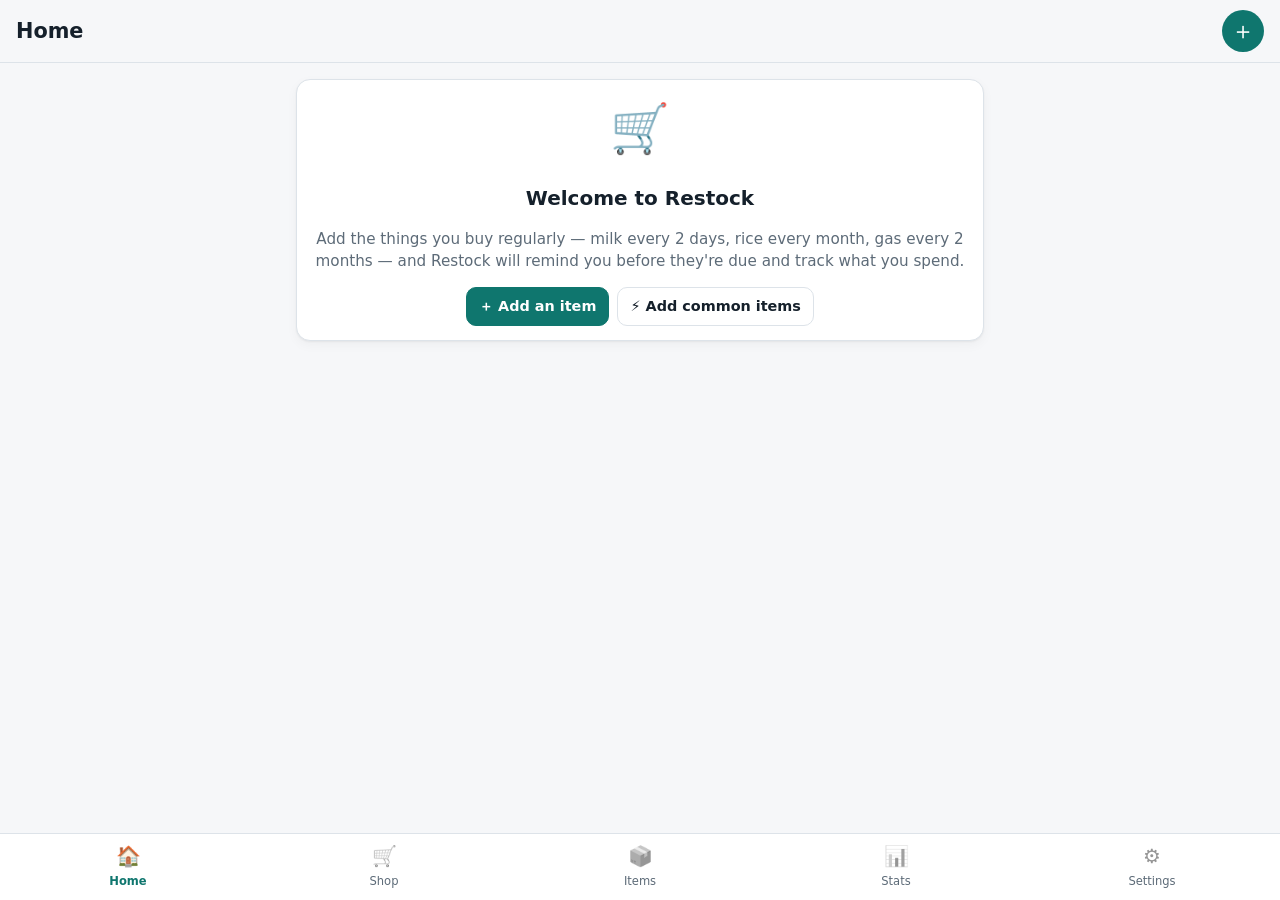
<file: index.html>
<!doctype html>
<html lang="en">
<head>
  <meta charset="utf-8">
  <meta name="viewport" content="width=device-width, initial-scale=1, viewport-fit=cover">
  <title>Restock — Expenses & Reminders</title>
  <meta name="description" content="Track recurring purchases, get reminded before you run out, and keep your monthly spending in check.">
  <meta name="theme-color" content="#0f766e">
  <link rel="manifest" href="manifest.webmanifest">
  <link rel="icon" href="icon.svg" type="image/svg+xml">
  <link rel="apple-touch-icon" href="icon.svg">
  <meta name="apple-mobile-web-app-capable" content="yes">
  <meta name="apple-mobile-web-app-status-bar-style" content="default">
  <link rel="stylesheet" href="styles.css">
</head>
<body>
  <header class="topbar">
    <h1 id="page-title">Home</h1>
    <button class="icon-btn" id="add-btn" aria-label="Add item">＋</button>
  </header>

  <main id="view" tabindex="-1"></main>

  <nav class="tabs" aria-label="Main">
    <button data-tab="home" class="active"><span>🏠</span>Home</button>
    <button data-tab="shop"><span>🛒</span>Shop</button>
    <button data-tab="items"><span>📦</span>Items</button>
    <button data-tab="stats"><span>📊</span>Stats</button>
    <button data-tab="settings"><span>⚙️</span>Settings</button>
  </nav>

  <dialog id="modal"><form method="dialog" id="modal-form"></form></dialog>
  <div id="toast" role="status" aria-live="polite"></div>

  <script src="app.js"></script>
</body>
</html>
</file>
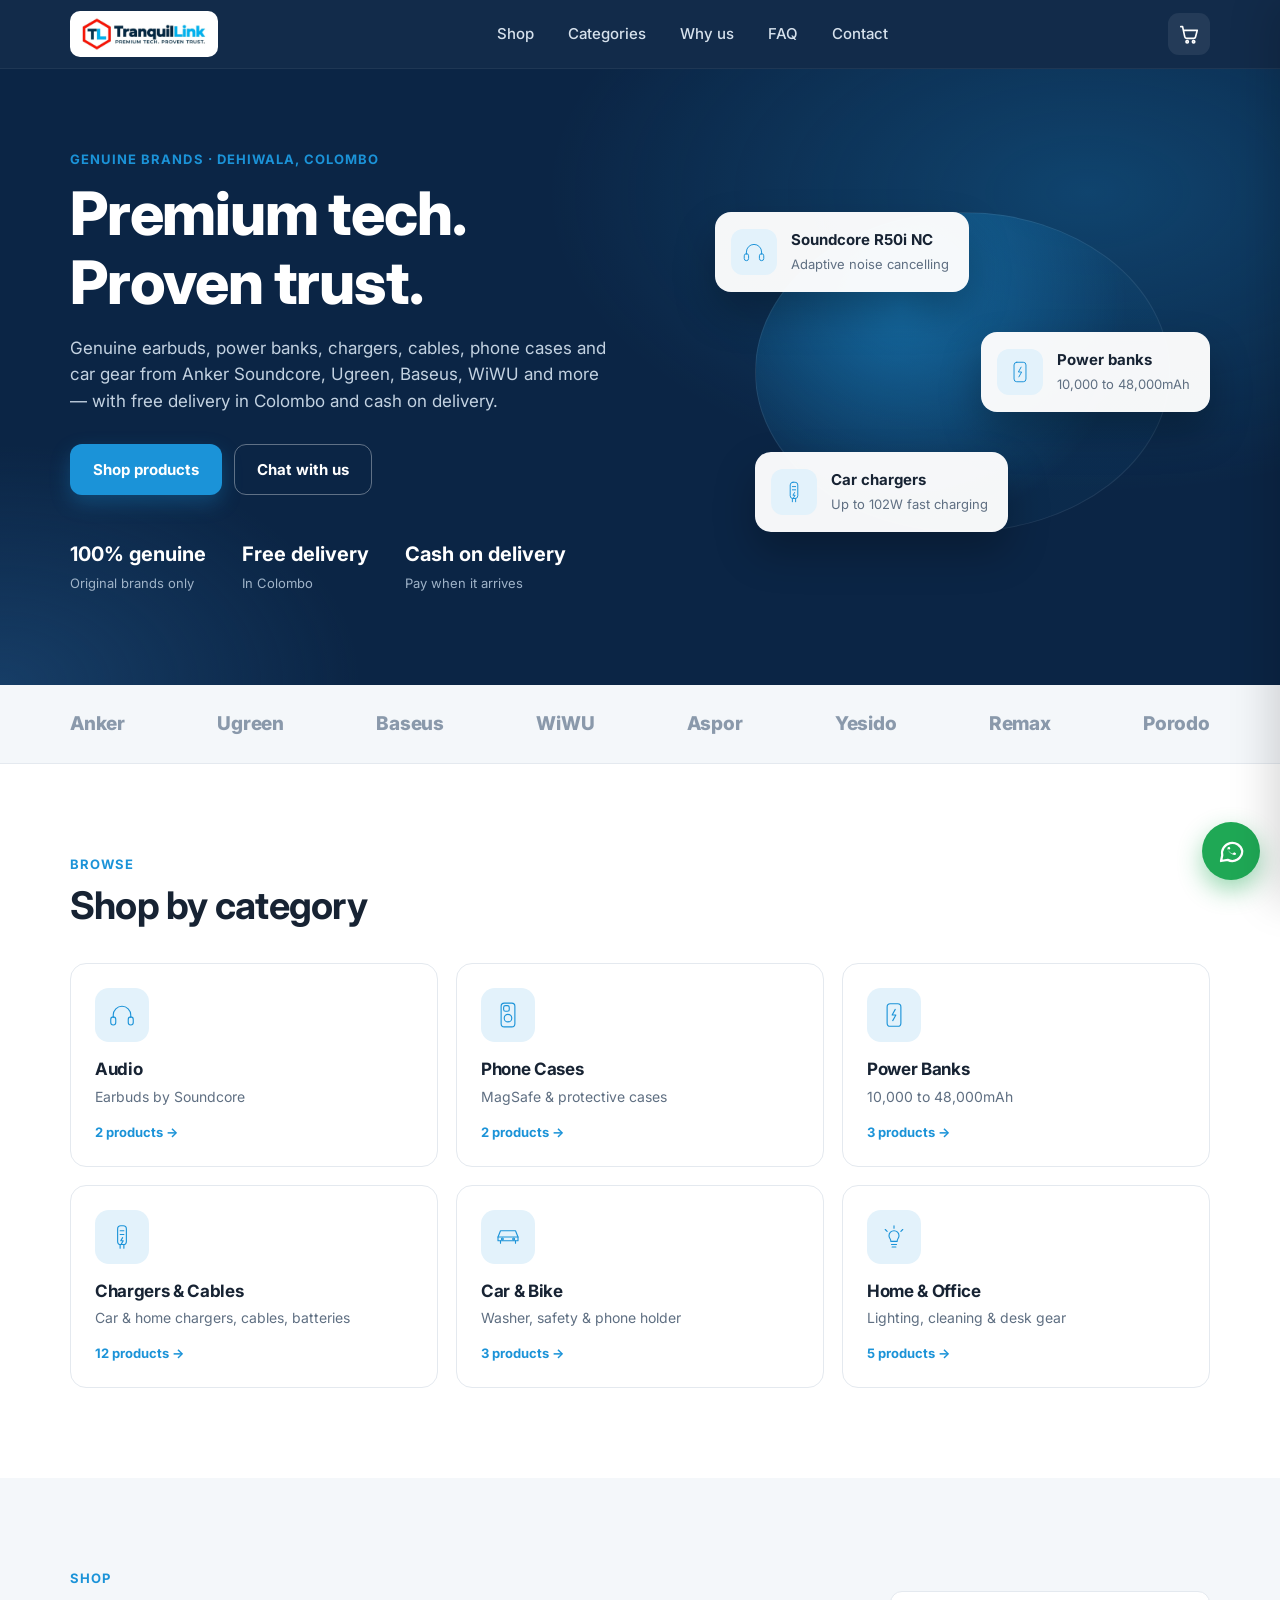
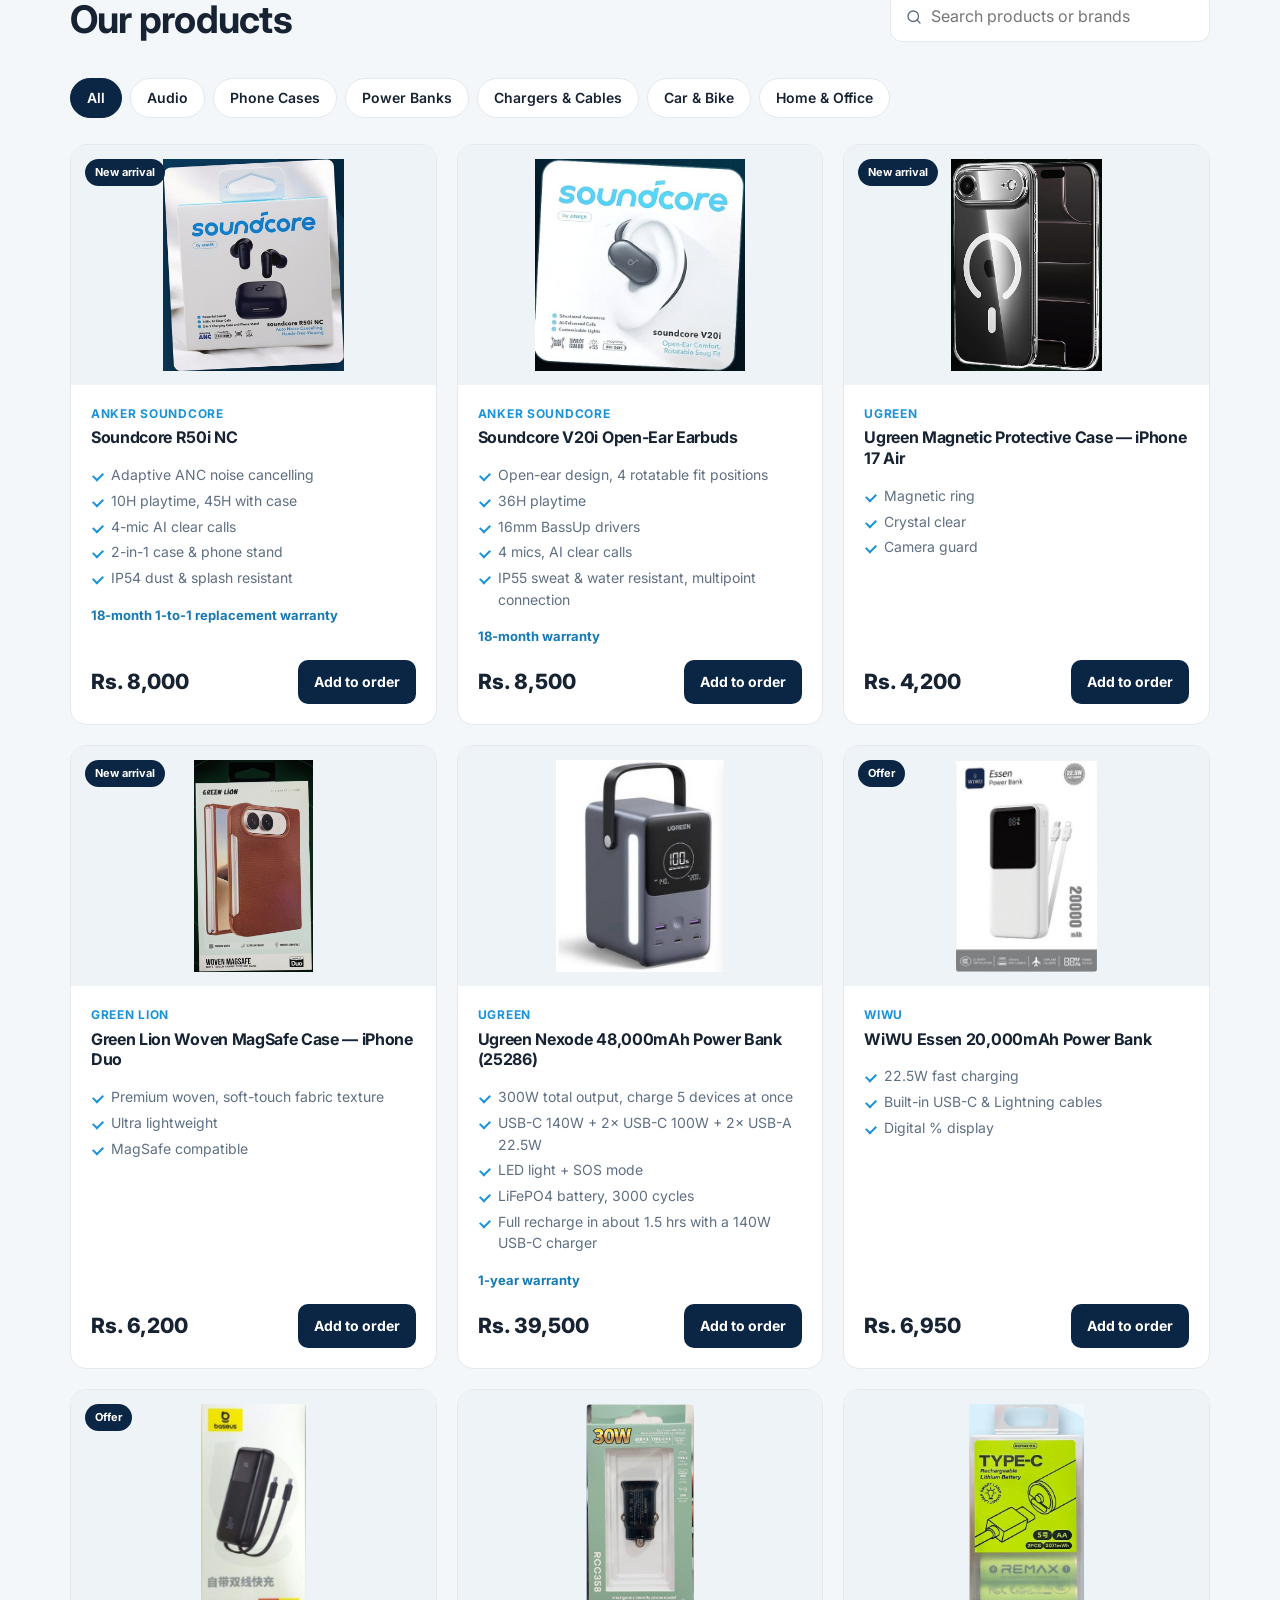
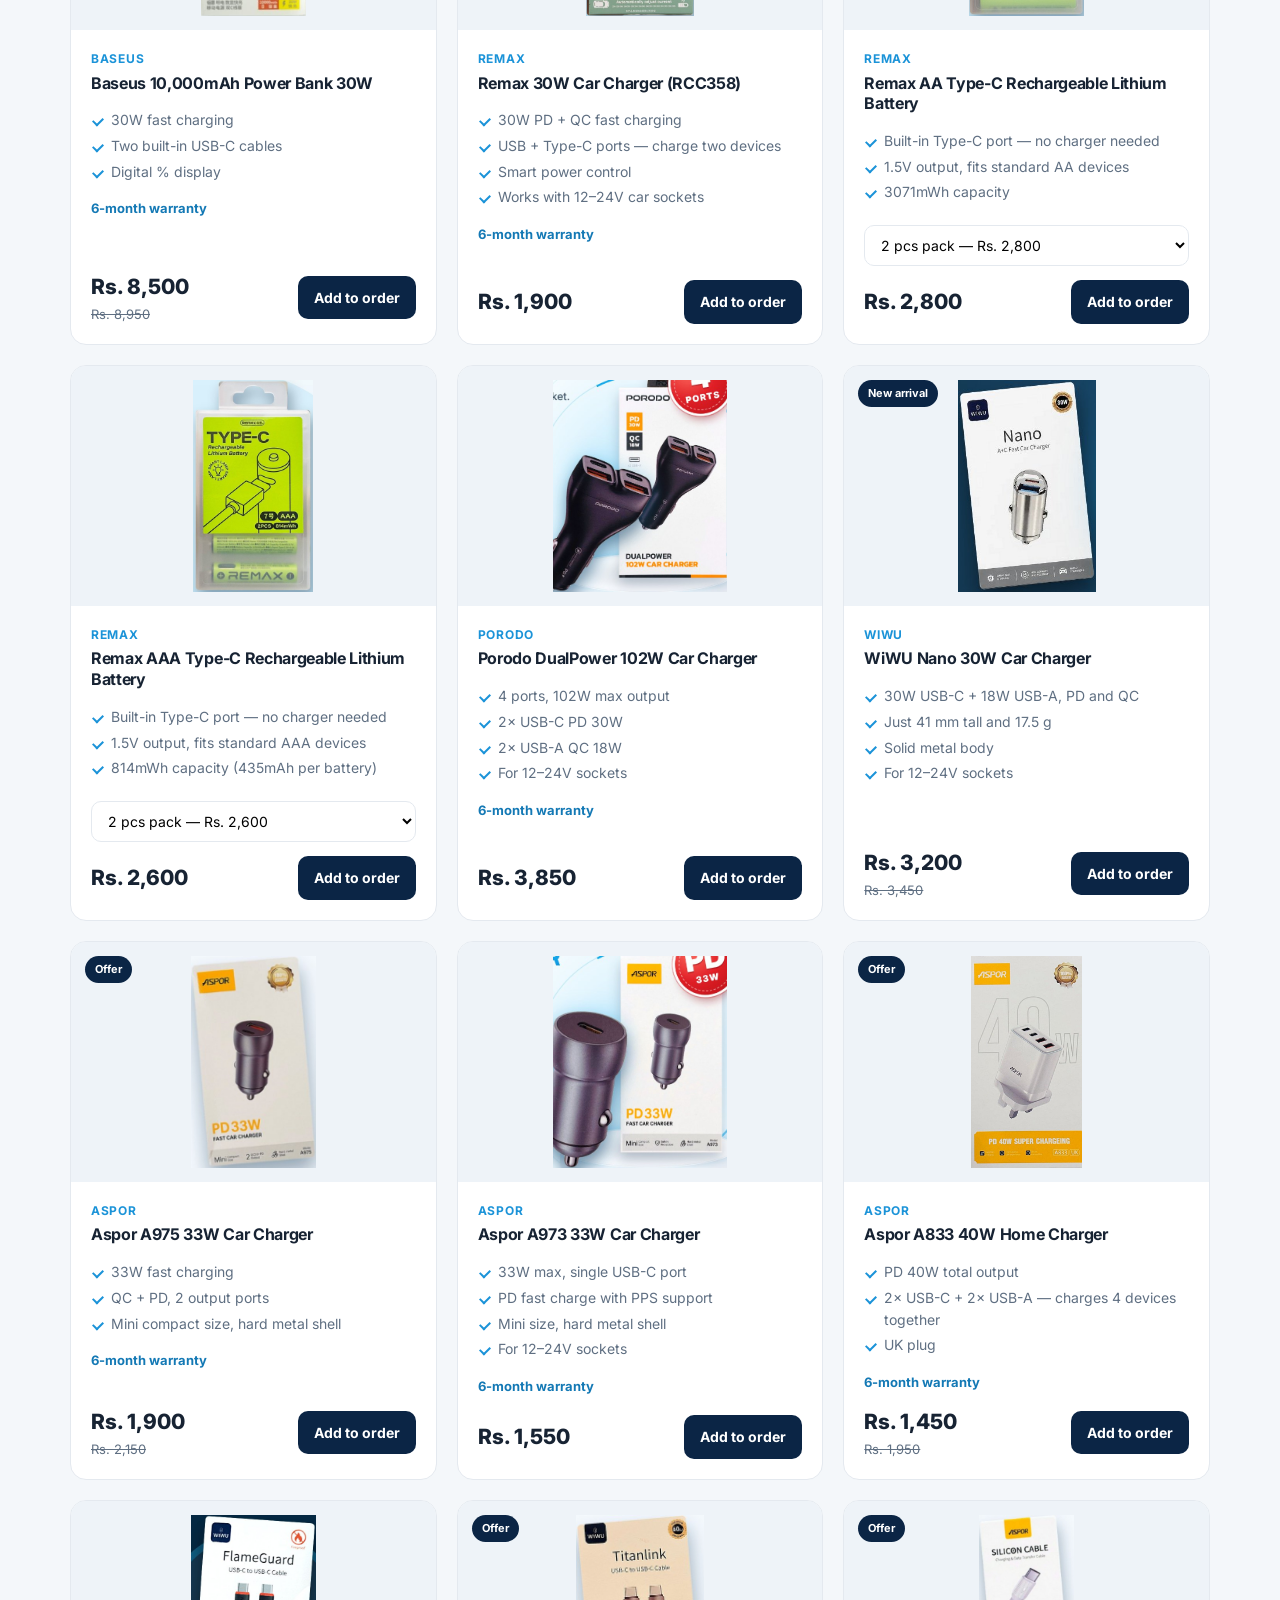
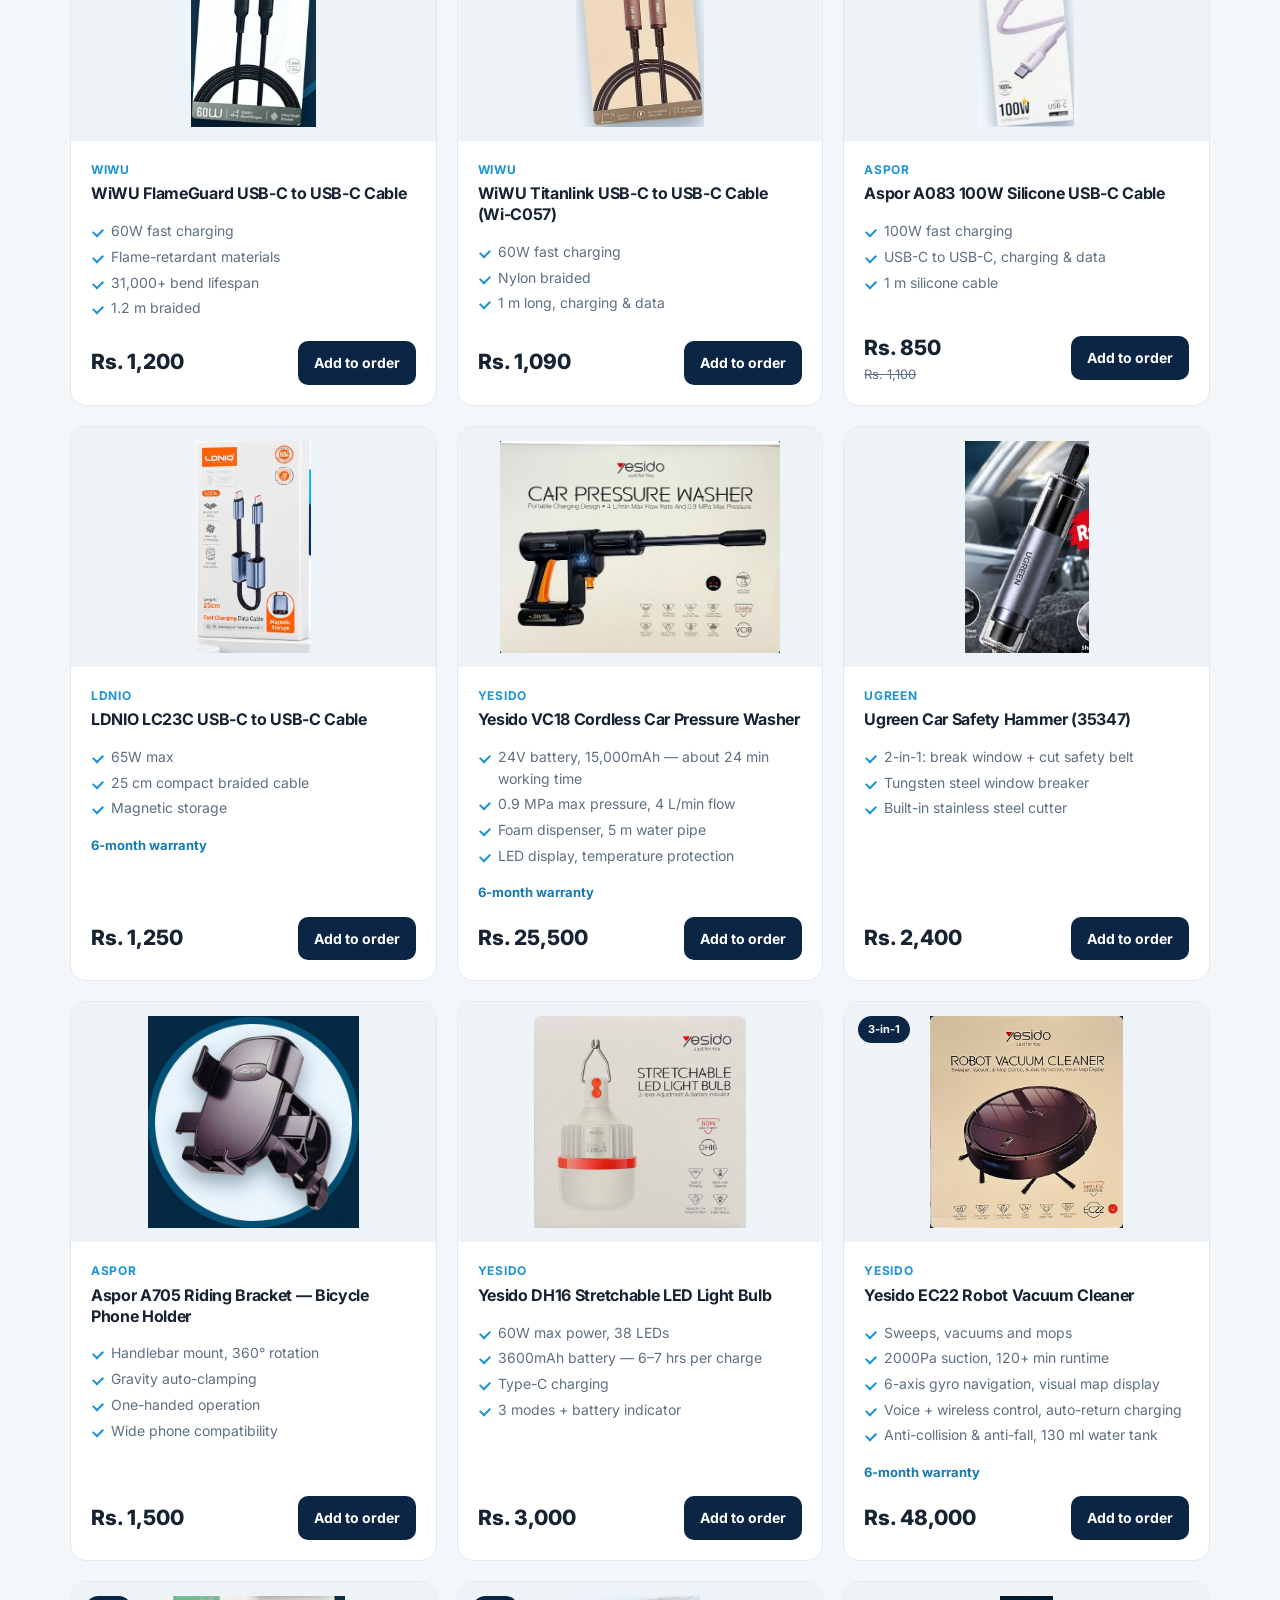
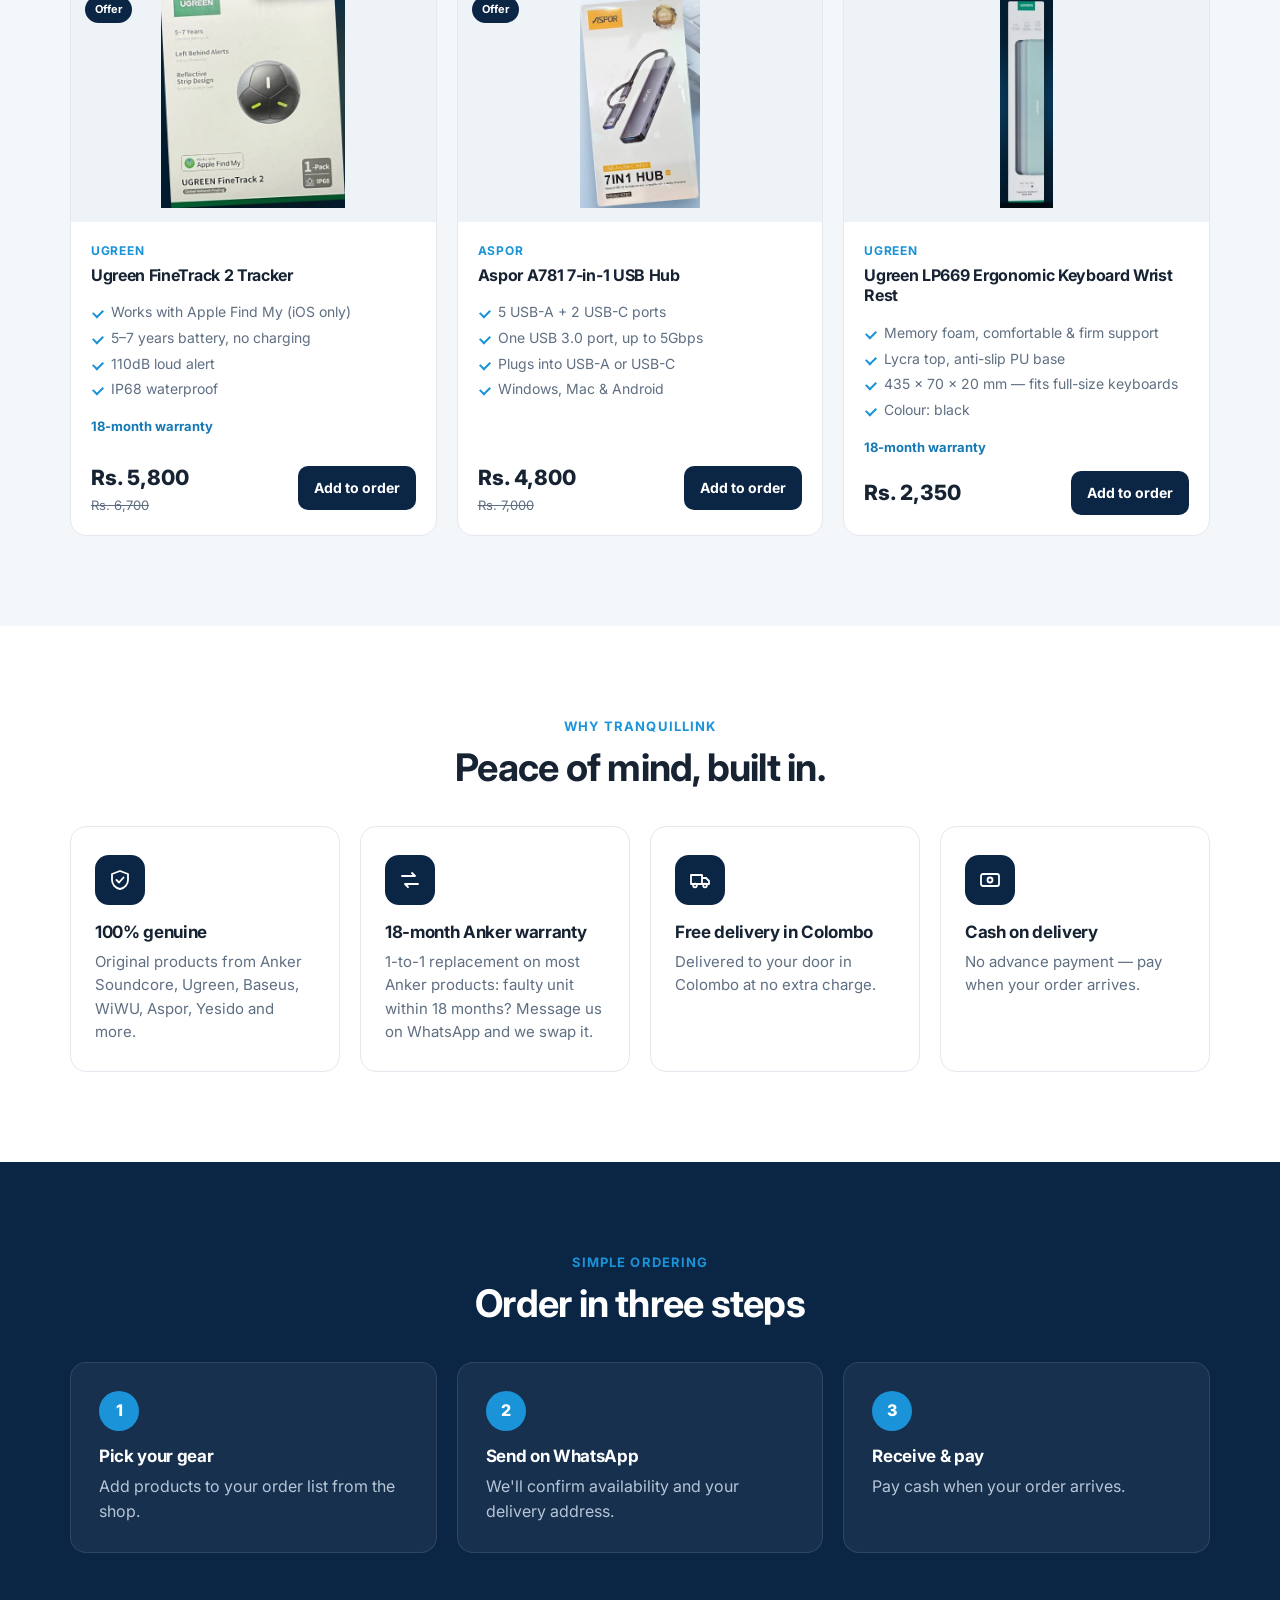
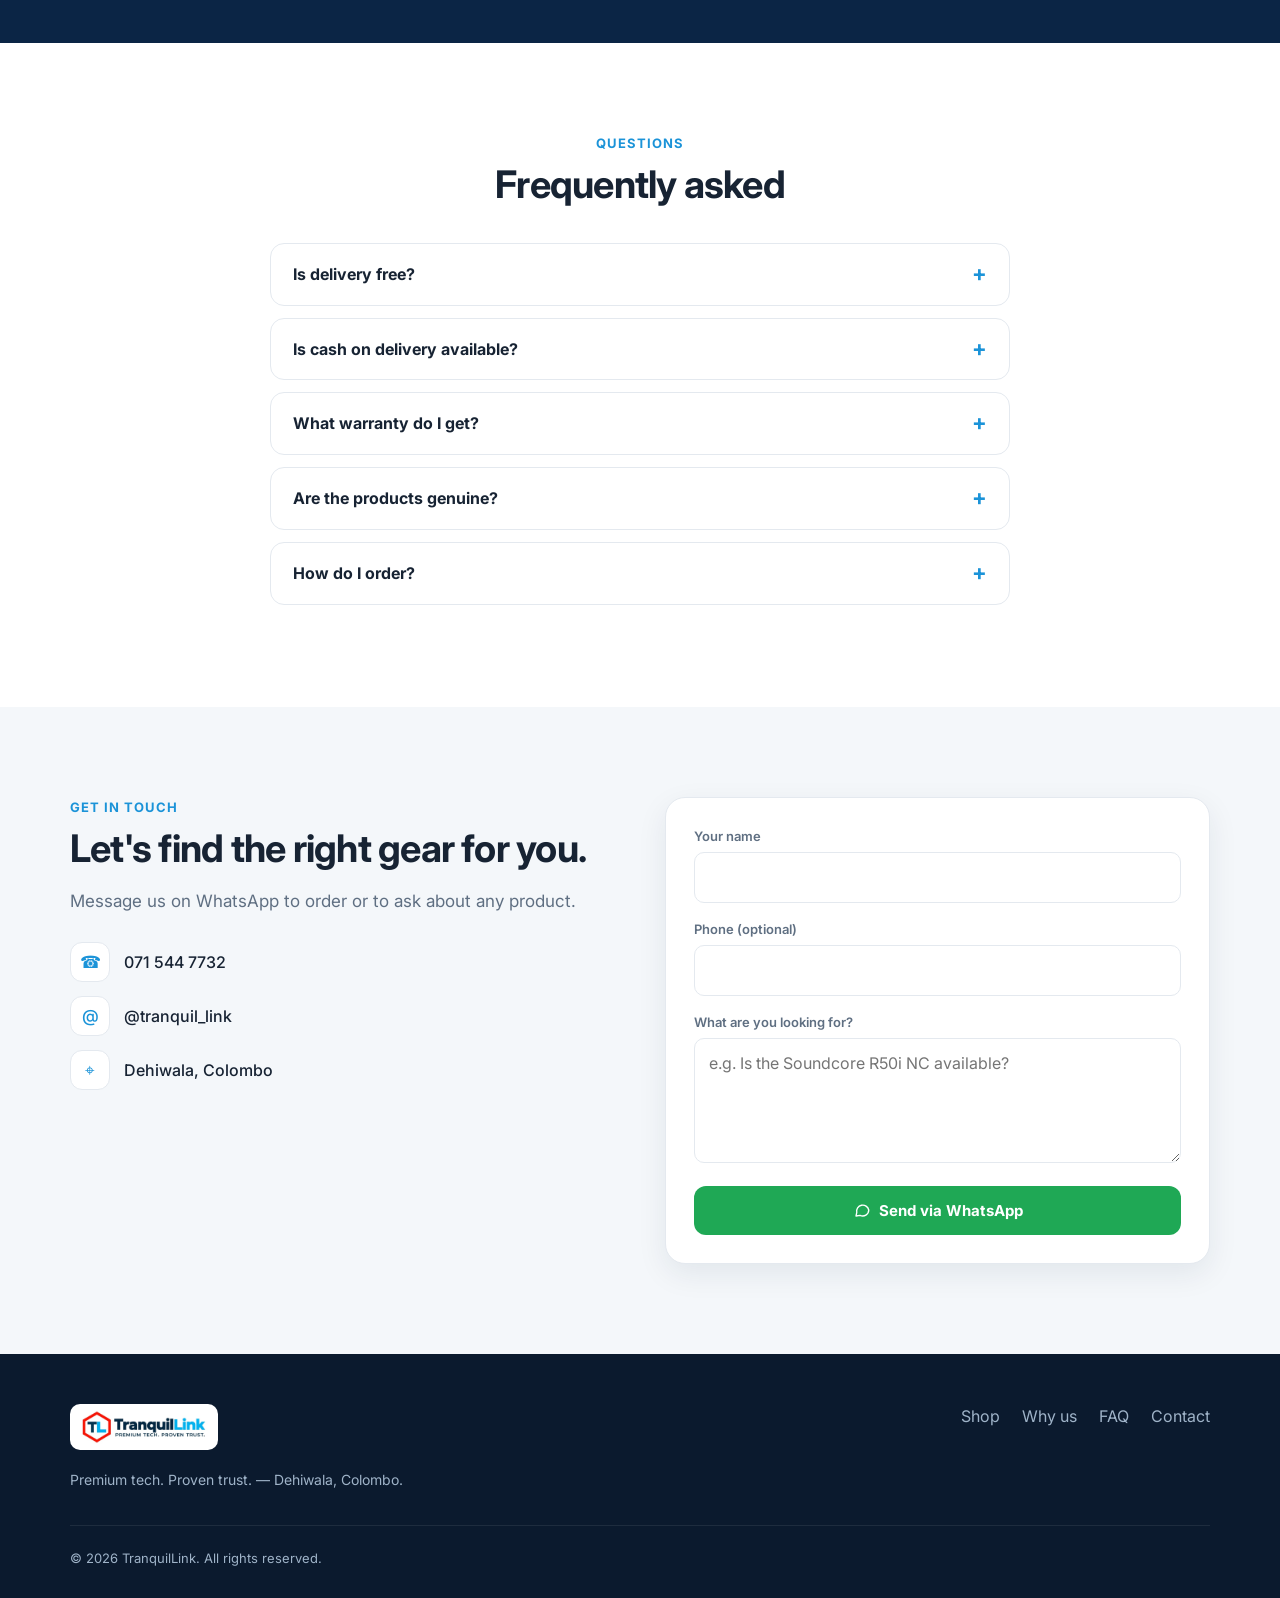
<file: shop/index.html>
<!DOCTYPE html>
<html lang="en">
<head>
<meta charset="UTF-8">
<meta name="viewport" content="width=device-width, initial-scale=1.0">
<title>TranquilLink — Premium Tech. Proven Trust.</title>
<meta name="description" content="TranquilLink, Dehiwala, Colombo — genuine earbuds, phone cases, chargers and home gadgets from Anker Soundcore, Ugreen, Green Lion, Remax and Yesido. Free delivery in Colombo, cash on delivery.">
<meta name="theme-color" content="#0b2545">
<link rel="icon" href="data:image/svg+xml,%3Csvg xmlns='http://www.w3.org/2000/svg' viewBox='0 0 40 40'%3E%3Cpath d='M20 3 35 11.5v17L20 37 5 28.5v-17Z' fill='%23fff' stroke='%23e8281e' stroke-width='4' stroke-linejoin='round'/%3E%3Ctext x='20' y='25.5' font-family='Arial' font-weight='700' font-size='14' text-anchor='middle' fill='%230b2545'%3ETL%3C/text%3E%3C/svg%3E">
<link rel="preconnect" href="https://fonts.googleapis.com">
<link rel="preconnect" href="https://fonts.gstatic.com" crossorigin>
<link href="https://fonts.googleapis.com/css2?family=Inter:wght@400;500;600;700;800&display=swap" rel="stylesheet">
<link rel="stylesheet" href="assets/styles.css">
</head>
<body>

<header class="header" id="top">
  <div class="wrap header-inner">
    <a href="#top" class="logo-img" aria-label="TranquilLink home"><img src="assets/img/logo.png" alt="TranquilLink — Premium Tech. Proven Trust." width="245" height="65"></a>
    <nav class="nav" id="nav" aria-label="Main">
      <a href="#shop">Shop</a>
      <a href="#categories">Categories</a>
      <a href="#why">Why us</a>
      <a href="#faq">FAQ</a>
      <a href="#contact">Contact</a>
    </nav>
    <div class="header-actions">
      <button class="cart-btn" id="cartBtn" aria-label="Open order list">
        <svg viewBox="0 0 24 24" aria-hidden="true"><path d="M3 4h2l2.4 11.2a2 2 0 0 0 2 1.6h7.7a2 2 0 0 0 2-1.5L21 8H6.2"/><circle cx="10" cy="20.5" r="1.3"/><circle cx="17" cy="20.5" r="1.3"/></svg>
        <span class="cart-count" id="cartCount" hidden>0</span>
      </button>
      <button class="menu-btn" id="menuBtn" aria-label="Open menu" aria-expanded="false" aria-controls="nav">
        <span></span><span></span><span></span>
      </button>
    </div>
  </div>
</header>

<main>
  <!-- Hero -->
  <section class="hero">
    <div class="wrap hero-inner">
      <div class="hero-copy">
        <p class="eyebrow">Genuine brands · Dehiwala, Colombo</p>
        <h1>Premium tech.<br>Proven trust.</h1>
        <p class="lead">Genuine earbuds, power banks, chargers, cables, phone cases and car gear from Anker Soundcore, Ugreen, Baseus, WiWU and more — with free delivery in Colombo and cash on delivery.</p>
        <div class="hero-cta">
          <a href="#shop" class="btn btn-primary">Shop products</a>
          <a href="#contact" class="btn btn-ghost">Chat with us</a>
        </div>
        <ul class="hero-stats">
          <li><b>100% genuine</b><span>Original brands only</span></li>
          <li><b>Free delivery</b><span>In Colombo</span></li>
          <li><b>Cash on delivery</b><span>Pay when it arrives</span></li>
        </ul>
      </div>
      <div class="hero-art" aria-hidden="true">
        <div class="orb"></div>
        <div class="hero-card hc-1">
          <div class="hc-icon" data-icon="audio"></div>
          <div><b>Soundcore R50i NC</b><span>Adaptive noise cancelling</span></div>
        </div>
        <div class="hero-card hc-2">
          <div class="hc-icon" data-icon="powerbank"></div>
          <div><b>Power banks</b><span>10,000 to 48,000mAh</span></div>
        </div>
        <div class="hero-card hc-3">
          <div class="hc-icon" data-icon="charger"></div>
          <div><b>Car chargers</b><span>Up to 102W fast charging</span></div>
        </div>
      </div>
    </div>
  </section>

  <!-- Brands -->
  <section class="brands" aria-label="Brands we carry">
    <div class="wrap brands-inner">
      <span>Anker</span><span>Ugreen</span><span>Baseus</span><span>WiWU</span><span>Aspor</span><span>Yesido</span><span>Remax</span><span>Porodo</span>
    </div>
  </section>

  <!-- Categories -->
  <section class="section" id="categories">
    <div class="wrap">
      <div class="section-head">
        <p class="eyebrow">Browse</p>
        <h2>Shop by category</h2>
      </div>
      <div class="cat-grid" id="catGrid"></div>
    </div>
  </section>

  <!-- Shop -->
  <section class="section section-alt" id="shop">
    <div class="wrap">
      <div class="section-head row">
        <div>
          <p class="eyebrow">Shop</p>
          <h2>Our products</h2>
        </div>
        <label class="search">
          <svg viewBox="0 0 24 24" aria-hidden="true"><circle cx="11" cy="11" r="7"/><path d="m20 20-4-4"/></svg>
          <input id="search" type="search" placeholder="Search products or brands" aria-label="Search products">
        </label>
      </div>
      <div class="chips" id="chips" role="tablist" aria-label="Filter by category"></div>
      <div class="product-grid" id="productGrid"></div>
      <p class="empty" id="empty" hidden>No products match your search. <a href="#contact">Message us</a> to ask about it.</p>
    </div>
  </section>

  <!-- Why -->
  <section class="section" id="why">
    <div class="wrap">
      <div class="section-head center">
        <p class="eyebrow">Why TranquilLink</p>
        <h2>Peace of mind, built in.</h2>
      </div>
      <div class="why-grid">
        <article class="why">
          <div class="why-icon"><svg viewBox="0 0 24 24"><path d="M12 3 4 6v6c0 4.5 3.4 8.3 8 9 4.6-.7 8-4.5 8-9V6l-8-3Z"/><path d="m8.5 12 2.5 2.5 4.5-5"/></svg></div>
          <h3>100% genuine</h3>
          <p>Original products from Anker Soundcore, Ugreen, Baseus, WiWU, Aspor, Yesido and more.</p>
        </article>
        <article class="why">
          <div class="why-icon"><svg viewBox="0 0 24 24"><path d="M4 8h13l-3-3M20 16H7l3 3"/></svg></div>
          <h3>18-month Anker warranty</h3>
          <p>1-to-1 replacement on most Anker products: faulty unit within 18 months? Message us on WhatsApp and we swap it.</p>
        </article>
        <article class="why">
          <div class="why-icon"><svg viewBox="0 0 24 24"><path d="M3 7h11v9H3zM14 10h4l3 3v3h-7"/><circle cx="7" cy="17.5" r="1.8"/><circle cx="17" cy="17.5" r="1.8"/></svg></div>
          <h3>Free delivery in Colombo</h3>
          <p>Delivered to your door in Colombo at no extra charge.</p>
        </article>
        <article class="why">
          <div class="why-icon"><svg viewBox="0 0 24 24"><rect x="3" y="6" width="18" height="12" rx="2"/><circle cx="12" cy="12" r="2.5"/></svg></div>
          <h3>Cash on delivery</h3>
          <p>No advance payment — pay when your order arrives.</p>
        </article>
      </div>
    </div>
  </section>

  <!-- How to order -->
  <section class="section section-dark">
    <div class="wrap">
      <div class="section-head center">
        <p class="eyebrow">Simple ordering</p>
        <h2>Order in three steps</h2>
      </div>
      <ol class="steps">
        <li><span>1</span><h3>Pick your gear</h3><p>Add products to your order list from the shop.</p></li>
        <li><span>2</span><h3>Send on WhatsApp</h3><p>We'll confirm availability and your delivery address.</p></li>
        <li><span>3</span><h3>Receive & pay</h3><p>Pay cash when your order arrives.</p></li>
      </ol>
    </div>
  </section>

  <!-- FAQ -->
  <section class="section" id="faq">
    <div class="wrap narrow">
      <div class="section-head center">
        <p class="eyebrow">Questions</p>
        <h2>Frequently asked</h2>
      </div>
      <div class="faq">
        <details>
          <summary>Is delivery free?</summary>
          <p>Delivery is free in Colombo. For other areas, message us on WhatsApp and we'll let you know.</p>
        </details>
        <details>
          <summary>Is cash on delivery available?</summary>
          <p>Yes — you pay cash when your order arrives.</p>
        </details>
        <details>
          <summary>What warranty do I get?</summary>
          <p>Most Anker products come with an 18-month warranty with 1-to-1 replacement: if the unit is faulty within 18 months, message us on WhatsApp and we replace it with the same product. Other products list their warranty on the product card. Warranty terms vary by product, so ask us before you buy.</p>
        </details>
        <details>
          <summary>Are the products genuine?</summary>
          <p>Yes. We sell original products from brands such as Anker Soundcore, Ugreen, Baseus, WiWU, Aspor, Yesido, Remax, Green Lion, Porodo and LDNIO.</p>
        </details>
        <details>
          <summary>How do I order?</summary>
          <p>Add products to your order list and tap “Order via WhatsApp”, or message us directly on WhatsApp at 071 544 7732.</p>
        </details>
      </div>
    </div>
  </section>

  <!-- Contact -->
  <section class="section section-alt" id="contact">
    <div class="wrap contact">
      <div>
        <p class="eyebrow">Get in touch</p>
        <h2>Let's find the right gear for you.</h2>
        <p class="lead">Message us on WhatsApp to order or to ask about any product.</p>
        <ul class="contact-list">
          <li><span class="ci">☎</span><a id="phoneLink" href="#">Phone</a></li>
          <li><span class="ci">@</span><span id="handleText">@tranquil_link</span></li>
          <li><span class="ci">⌖</span><span id="locationText">Colombo</span></li>
        </ul>
      </div>
      <form class="contact-form" id="contactForm">
        <div class="field"><label for="cName">Your name</label><input id="cName" required autocomplete="name"></div>
        <div class="field"><label for="cPhone">Phone (optional)</label><input id="cPhone" type="tel" autocomplete="tel"></div>
        <div class="field"><label for="cMsg">What are you looking for?</label><textarea id="cMsg" rows="4" required placeholder="e.g. Is the Soundcore R50i NC available?"></textarea></div>
        <button class="btn btn-wa" type="submit">
          <svg viewBox="0 0 24 24" aria-hidden="true"><path d="M21 12a8 8 0 0 1-11.6 7.1L4 20l1-4.6A8 8 0 1 1 21 12Z"/></svg>
          Send via WhatsApp
        </button>
      </form>
    </div>
  </section>
</main>

<footer class="footer">
  <div class="wrap footer-inner">
    <div>
      <a href="#top" class="logo-img" style="display:inline-block"><img src="assets/img/logo.png" alt="TranquilLink — Premium Tech. Proven Trust." width="245" height="65"></a>
      <p>Premium tech. Proven trust. — Dehiwala, Colombo.</p>
    </div>
    <nav aria-label="Footer">
      <a href="#shop">Shop</a><a href="#why">Why us</a><a href="#faq">FAQ</a><a href="#contact">Contact</a>
    </nav>
    <p class="copy">© <span id="year"></span> TranquilLink. All rights reserved.</p>
  </div>
</footer>

<!-- Floating WhatsApp -->
<a class="wa-float" id="waFloat" href="#" target="_blank" rel="noopener" aria-label="Chat on WhatsApp">
  <svg viewBox="0 0 24 24" aria-hidden="true"><path d="M21 12a8 8 0 0 1-11.6 7.1L4 20l1-4.6A8 8 0 1 1 21 12Z"/><path d="M9 9.5c.3 2 2.5 4.2 4.5 4.5l1-1 1.5.7-.4 1.4c-3.2.3-6.5-3-6.2-6.2l1.4-.4.7 1.5-1 1Z" class="fill"/></svg>
</a>

<!-- Order list drawer -->
<div class="drawer-backdrop" id="backdrop" hidden></div>
<aside class="drawer" id="drawer" aria-label="Your order list" aria-hidden="true">
  <div class="drawer-head">
    <h2>Your order list</h2>
    <button class="icon-btn" id="closeDrawer" aria-label="Close">✕</button>
  </div>
  <div class="drawer-body" id="cartItems"></div>
  <div class="drawer-foot">
    <div class="total"><span>Estimated total</span><b id="cartTotal">Rs. 0</b></div>
    <p class="note">Free delivery in Colombo · Cash on delivery</p>
    <button class="btn btn-wa block" id="checkout">
      <svg viewBox="0 0 24 24" aria-hidden="true"><path d="M21 12a8 8 0 0 1-11.6 7.1L4 20l1-4.6A8 8 0 1 1 21 12Z"/></svg>
      Order via WhatsApp
    </button>
  </div>
</aside>

<div class="toast" id="toast" role="status" aria-live="polite"></div>

<script src="assets/products.js"></script>
<script src="assets/app.js"></script>
</body>
</html>
</file>
<file: styles.css>
:root {
  --bg: #f6f7f9;
  --surface: #ffffff;
  --surface-2: #eef1f4;
  --text: #15202b;
  --muted: #5d6b78;
  --border: #dde3e9;
  --accent: #0f766e;
  --accent-soft: #d5f0ec;
  --danger: #c2410c;
  --danger-soft: #fde5d8;
  --warn: #a16207;
  --warn-soft: #fbf0c9;
  --ok: #15803d;
  --radius: 14px;
  --shadow: 0 1px 2px rgba(0,0,0,.05), 0 4px 12px rgba(0,0,0,.04);
  color-scheme: light;
}
@media (prefers-color-scheme: dark) {
  :root:not([data-theme="light"]) {
    --bg: #0e1418; --surface: #161e24; --surface-2: #1f2a32; --text: #e6edf2; --muted: #93a2ae;
    --border: #2a3740; --accent: #2dd4bf; --accent-soft: #123b37; --danger: #fb923c; --danger-soft: #3d2316;
    --warn: #facc15; --warn-soft: #3a3214; --ok: #4ade80; --shadow: none; color-scheme: dark;
  }
}
:root[data-theme="dark"] {
  --bg: #0e1418; --surface: #161e24; --surface-2: #1f2a32; --text: #e6edf2; --muted: #93a2ae;
  --border: #2a3740; --accent: #2dd4bf; --accent-soft: #123b37; --danger: #fb923c; --danger-soft: #3d2316;
  --warn: #facc15; --warn-soft: #3a3214; --ok: #4ade80; --shadow: none; color-scheme: dark;
}

* { box-sizing: border-box; }
html, body { margin: 0; }
body {
  font: 16px/1.45 system-ui, -apple-system, "Segoe UI", Roboto, sans-serif;
  background: var(--bg); color: var(--text);
  padding-bottom: calc(76px + env(safe-area-inset-bottom));
}
button, input, select, textarea { font: inherit; color: inherit; }

.topbar {
  position: sticky; top: 0; z-index: 5;
  display: flex; align-items: center; justify-content: space-between;
  padding: calc(10px + env(safe-area-inset-top)) 16px 10px;
  background: var(--bg); border-bottom: 1px solid var(--border);
}
.topbar h1 { font-size: 1.3rem; margin: 0; }
.icon-btn {
  width: 42px; height: 42px; border-radius: 50%; border: 0;
  background: var(--accent); color: #fff; font-size: 1.5rem; cursor: pointer;
}
:root[data-theme="dark"] .icon-btn { color: #062b27; }
@media (prefers-color-scheme: dark) { :root:not([data-theme="light"]) .icon-btn { color: #062b27; } }

main { max-width: 720px; margin: 0 auto; padding: 16px; outline: none; }

.tabs {
  position: fixed; bottom: 0; left: 0; right: 0; z-index: 5;
  display: grid; grid-template-columns: repeat(5, 1fr);
  background: var(--surface); border-top: 1px solid var(--border);
  padding-bottom: env(safe-area-inset-bottom);
}
.tabs button {
  border: 0; background: none; padding: 8px 0 10px; font-size: .72rem; color: var(--muted);
  display: flex; flex-direction: column; align-items: center; gap: 2px; cursor: pointer;
}
.tabs button span { font-size: 1.25rem; filter: grayscale(1); opacity: .7; }
.tabs button.active { color: var(--accent); font-weight: 600; }
.tabs button.active span { filter: none; opacity: 1; }

.card {
  background: var(--surface); border: 1px solid var(--border); border-radius: var(--radius);
  box-shadow: var(--shadow); padding: 14px; margin-bottom: 12px;
}
.kpis { display: grid; grid-template-columns: repeat(2, 1fr); gap: 10px; margin-bottom: 12px; }
@media (min-width: 560px) { .kpis { grid-template-columns: repeat(4, 1fr); } }
.kpi { background: var(--surface); border: 1px solid var(--border); border-radius: var(--radius); padding: 12px; }
.kpi .label { font-size: .75rem; color: var(--muted); text-transform: uppercase; letter-spacing: .03em; }
.kpi .value { font-size: 1.35rem; font-weight: 700; font-variant-numeric: tabular-nums; margin-top: 2px; }
.kpi .sub { font-size: .78rem; color: var(--muted); }

.progress { height: 10px; background: var(--surface-2); border-radius: 99px; overflow: hidden; margin: 8px 0 4px; }
.progress > div { height: 100%; background: var(--accent); border-radius: 99px; transition: width .3s; }
.progress.over > div { background: var(--danger); }

h2 { font-size: 1rem; margin: 20px 0 8px; display: flex; align-items: center; gap: 8px; }
h2 .count { background: var(--surface-2); color: var(--muted); border-radius: 99px; padding: 0 8px; font-size: .8rem; }

.list { display: flex; flex-direction: column; gap: 8px; }
.row {
  display: flex; align-items: center; gap: 12px;
  background: var(--surface); border: 1px solid var(--border); border-radius: var(--radius);
  padding: 10px 12px;
}
.row .emoji { font-size: 1.5rem; width: 36px; text-align: center; flex: none; }
.row .main { flex: 1; min-width: 0; cursor: pointer; }
.row .name { font-weight: 600; white-space: nowrap; overflow: hidden; text-overflow: ellipsis; }
.row .meta { font-size: .82rem; color: var(--muted); }
.row .actions { display: flex; gap: 6px; flex: none; }
.row.paused { opacity: .55; }

.pill { display: inline-block; font-size: .72rem; font-weight: 600; padding: 1px 8px; border-radius: 99px; }
.pill.overdue { background: var(--danger-soft); color: var(--danger); }
.pill.today { background: var(--warn-soft); color: var(--warn); }
.pill.soon { background: var(--accent-soft); color: var(--accent); }
.pill.later { background: var(--surface-2); color: var(--muted); }

.btn {
  border: 1px solid var(--border); background: var(--surface); border-radius: 10px;
  padding: 8px 12px; cursor: pointer; font-weight: 600; font-size: .9rem; white-space: nowrap;
}
.btn.primary { background: var(--accent); border-color: var(--accent); color: #fff; }
:root[data-theme="dark"] .btn.primary { color: #062b27; }
@media (prefers-color-scheme: dark) { :root:not([data-theme="light"]) .btn.primary { color: #062b27; } }
.btn.danger { color: var(--danger); }
.btn.small { padding: 6px 10px; font-size: .82rem; }
.btn:disabled { opacity: .5; cursor: default; }
.btn-row { display: flex; gap: 8px; flex-wrap: wrap; }

.empty { text-align: center; color: var(--muted); padding: 28px 12px; }
.empty .big { font-size: 2.4rem; }

.toolbar { display: flex; gap: 8px; margin-bottom: 12px; flex-wrap: wrap; }
.toolbar input, .toolbar select { flex: 1; min-width: 140px; }
input, select, textarea {
  width: 100%; padding: 10px 12px; border-radius: 10px; border: 1px solid var(--border);
  background: var(--surface); min-height: 42px;
}
input:focus, select:focus, textarea:focus { outline: 2px solid var(--accent); outline-offset: 1px; }

.chips { display: flex; gap: 6px; overflow-x: auto; padding-bottom: 4px; margin-bottom: 10px; scrollbar-width: none; }
.chip {
  border: 1px solid var(--border); background: var(--surface); border-radius: 99px;
  padding: 5px 12px; font-size: .85rem; cursor: pointer; white-space: nowrap;
}
.chip.active { background: var(--accent); color: #fff; border-color: var(--accent); }

/* Shopping list */
.check-row { display: flex; align-items: center; gap: 12px; cursor: pointer; }
.check-row input[type=checkbox] { width: 24px; height: 24px; min-height: 0; accent-color: var(--accent); flex: none; }
.check-row.done .name { text-decoration: line-through; color: var(--muted); }
.sticky-total {
  position: sticky; bottom: calc(70px + env(safe-area-inset-bottom)); margin-top: 12px;
  display: flex; align-items: center; justify-content: space-between; gap: 8px;
  background: var(--surface); border: 1px solid var(--border); border-radius: var(--radius);
  padding: 10px 12px; box-shadow: 0 -4px 16px rgba(0,0,0,.08);
}

/* Stats */
.bar-row { display: grid; grid-template-columns: 110px 1fr auto; gap: 10px; align-items: center; margin: 6px 0; font-size: .88rem; }
.bar-row .track { height: 12px; background: var(--surface-2); border-radius: 99px; overflow: hidden; }
.bar-row .fill { height: 100%; background: var(--accent); border-radius: 99px; }
.bar-row .amt { font-variant-numeric: tabular-nums; color: var(--muted); }
.months { display: flex; align-items: flex-end; gap: 6px; height: 140px; padding-top: 10px; }
.months .col { flex: 1; display: flex; flex-direction: column; align-items: center; justify-content: flex-end; height: 100%; gap: 4px; }
.months .colbar { width: 100%; max-width: 36px; background: var(--accent); border-radius: 6px 6px 2px 2px; min-height: 2px; }
.months .colbar.current { background: var(--warn); }
.months .lbl { font-size: .7rem; color: var(--muted); }
table { width: 100%; border-collapse: collapse; font-size: .88rem; }
td, th { padding: 7px 4px; border-bottom: 1px solid var(--border); text-align: left; }
td.num, th.num { text-align: right; font-variant-numeric: tabular-nums; }

/* Modal */
dialog {
  border: 0; border-radius: 18px; padding: 0; width: min(520px, calc(100vw - 24px));
  background: var(--surface); color: var(--text); max-height: calc(100vh - 40px);
}
dialog::backdrop { background: rgba(0,0,0,.45); }
#modal-form { padding: 18px; display: flex; flex-direction: column; gap: 12px; }
#modal-form h3 { margin: 0 0 4px; }
.field label { display: block; font-size: .8rem; font-weight: 600; color: var(--muted); margin-bottom: 4px; }
.grid2 { display: grid; grid-template-columns: 1fr 1fr; gap: 10px; }
.grid3 { display: grid; grid-template-columns: 1fr 1fr 1fr; gap: 10px; }
.help { font-size: .78rem; color: var(--muted); }
.modal-actions { display: flex; gap: 8px; justify-content: flex-end; flex-wrap: wrap; margin-top: 6px; }
.modal-actions .spacer { flex: 1; }
.presets { display: flex; flex-wrap: wrap; gap: 6px; }

#toast {
  position: fixed; left: 50%; bottom: calc(86px + env(safe-area-inset-bottom)); transform: translateX(-50%) translateY(20px);
  background: var(--text); color: var(--bg); padding: 10px 16px; border-radius: 12px; font-size: .9rem;
  opacity: 0; pointer-events: none; transition: .25s; z-index: 50; max-width: calc(100vw - 32px);
  display: flex; gap: 12px; align-items: center;
}
#toast.show { opacity: 1; transform: translateX(-50%); pointer-events: auto; }
#toast button { background: none; border: 0; color: var(--accent); font-weight: 700; cursor: pointer; }

.settings-row { display: flex; justify-content: space-between; align-items: center; gap: 12px; padding: 10px 0; border-bottom: 1px solid var(--border); }
.settings-row:last-child { border-bottom: 0; }
.settings-row .desc { font-size: .8rem; color: var(--muted); }
.settings-row input, .settings-row select { width: 140px; flex: none; }
.banner { background: var(--accent-soft); color: var(--text); border-radius: var(--radius); padding: 12px; margin-bottom: 12px; font-size: .9rem; display: flex; gap: 10px; align-items: center; justify-content: space-between; }

/* Common-items picker */
.cat-head { position: sticky; top: 0; z-index: 1; background: var(--surface-2); border-radius: 10px; padding: 8px 12px; margin-top: 4px; }
.cat-head .count { margin-left: auto; color: var(--muted); font-size: .8rem; }
.qty-in { width: 64px; min-height: 38px; padding: 6px 8px; text-align: right; flex: none; }
.qty-unit { width: 52px; font-size: .82rem; color: var(--muted); flex: none; }
</file>
<file: shop/assets/styles.css>
:root {
  --navy: #0b2545;
  --navy-2: #1a3556;
  --teal: #1b93d8;
  --teal-dark: #1479b5;
  --red: #e8281e;
  --wa: #1fa855;
  --bg: #ffffff;
  --bg-alt: #f4f7fa;
  --text: #172333;
  --muted: #5f6f82;
  --line: #e4e9ef;
  --radius: 16px;
  --shadow: 0 10px 30px rgba(16, 36, 62, .08);
  --wrap: 1180px;
}

* { box-sizing: border-box; }
html { scroll-behavior: smooth; scroll-padding-top: 76px; }
body {
  margin: 0;
  font-family: Inter, "Segoe UI", Arial, sans-serif;
  color: var(--text);
  background: var(--bg);
  line-height: 1.55;
  -webkit-font-smoothing: antialiased;
}
img, svg { display: block; max-width: 100%; }
a { color: inherit; text-decoration: none; }
button { font: inherit; cursor: pointer; }
h1, h2, h3 { line-height: 1.15; margin: 0; letter-spacing: -.02em; }
h2 { font-size: clamp(26px, 3.4vw, 38px); }
h3 { font-size: 17px; }
.wrap { max-width: var(--wrap); margin: 0 auto; padding: 0 20px; }
.wrap.narrow { max-width: 780px; }
.teal { color: var(--teal); }
.eyebrow { margin: 0 0 10px; color: var(--teal); font-weight: 700; font-size: 13px; text-transform: uppercase; letter-spacing: .08em; }
.lead { color: var(--muted); font-size: 17px; }

svg { fill: none; stroke: currentColor; stroke-width: 1.8; stroke-linecap: round; stroke-linejoin: round; }

/* Buttons */
.btn {
  display: inline-flex; align-items: center; justify-content: center; gap: 8px;
  padding: 13px 22px; border-radius: 12px; font-weight: 700; font-size: 15px;
  border: 1.5px solid transparent; transition: transform .15s, background .15s, box-shadow .15s;
}
.btn svg { width: 18px; height: 18px; }
.btn:hover { transform: translateY(-1px); }
.btn-primary { background: var(--teal); color: #fff; box-shadow: 0 8px 20px rgba(27, 147, 216, .3); }
.btn-primary:hover { background: var(--teal-dark); }
.btn-ghost { border-color: rgba(255,255,255,.35); color: #fff; }
.btn-ghost:hover { background: rgba(255,255,255,.08); }
.btn-wa { background: var(--wa); color: #fff; border: 0; }
.btn-wa:hover { background: #188d47; }
.btn.block { width: 100%; }

/* Logo */
.logo { display: inline-flex; align-items: center; gap: 10px; font-weight: 800; font-size: 20px; }
.tlmark {
  display: inline-flex; width: 36px; height: 36px; flex: none; border: 2.5px solid var(--red); border-radius: 50%;
  align-items: center; justify-content: center; color: var(--teal); font-size: 13px; font-weight: 800; background: #fff;
}

/* Header */
.header {
  position: sticky; top: 0; z-index: 40; background: rgba(11, 37, 69, .97);
  backdrop-filter: blur(10px); color: #fff; border-bottom: 1px solid rgba(255,255,255,.06);
}
.header-inner { display: flex; align-items: center; justify-content: space-between; height: 68px; gap: 20px; }
.header .logo-text { color: #fff; }
.nav { display: flex; gap: 6px; }
.nav a { padding: 8px 14px; border-radius: 9px; color: #d6e1ec; font-weight: 500; font-size: 15px; }
.nav a:hover { background: rgba(255,255,255,.08); color: #fff; }
.header-actions { display: flex; align-items: center; gap: 8px; }
.cart-btn {
  position: relative; width: 42px; height: 42px; border-radius: 11px; border: 0;
  background: rgba(255,255,255,.08); color: #fff; display: grid; place-items: center;
}
.cart-btn svg { width: 22px; height: 22px; }
.cart-count {
  position: absolute; top: -4px; right: -4px; min-width: 20px; height: 20px; padding: 0 5px;
  background: var(--teal); color: #fff; border-radius: 10px; font-size: 11px; font-weight: 800;
  display: grid; place-items: center; border: 2px solid var(--navy);
}
[hidden] { display: none !important; }
.menu-btn { display: none; width: 42px; height: 42px; border: 0; border-radius: 11px; background: rgba(255,255,255,.08); padding: 12px 11px; flex-direction: column; justify-content: space-between; }
.menu-btn span { display: block; height: 2px; background: #fff; border-radius: 2px; transition: .2s; }
.menu-btn[aria-expanded="true"] span:nth-child(1) { transform: translateY(7px) rotate(45deg); }
.menu-btn[aria-expanded="true"] span:nth-child(2) { opacity: 0; }
.menu-btn[aria-expanded="true"] span:nth-child(3) { transform: translateY(-7px) rotate(-45deg); }

/* Hero */
.hero {
  background:
    radial-gradient(900px 500px at 85% 20%, rgba(27,147,216,.28), transparent 60%),
    radial-gradient(600px 400px at 0% 100%, rgba(36,91,143,.45), transparent 60%),
    var(--navy);
  color: #fff; overflow: hidden;
}
.hero-inner { display: grid; grid-template-columns: 1.1fr .9fr; gap: 40px; align-items: center; padding-top: 80px; padding-bottom: 90px; }
.hero h1 { font-size: clamp(36px, 5.4vw, 60px); font-weight: 800; margin-bottom: 18px; }
.hero .lead { color: #c3d2e1; max-width: 540px; margin: 0 0 30px; }
.hero-cta { display: flex; gap: 12px; flex-wrap: wrap; }
.hero-stats { list-style: none; padding: 0; margin: 44px 0 0; display: flex; gap: 36px; flex-wrap: wrap; }
.hero-stats b { display: block; font-size: 22px; }
.hero-stats span { color: #9fb3c8; font-size: 13px; }
.hero-art { position: relative; height: 380px; }
.orb {
  position: absolute; inset: 30px 40px; border-radius: 50%;
  background: radial-gradient(circle at 35% 30%, rgba(27,147,216,.55), rgba(27,147,216,.05) 65%);
  border: 1px solid rgba(255,255,255,.08);
}
.hero-card {
  position: absolute; display: flex; gap: 14px; align-items: center; padding: 16px 20px 16px 16px;
  background: rgba(255,255,255,.96); color: var(--text); border-radius: 16px; box-shadow: 0 20px 40px rgba(0,0,0,.25);
  animation: float 6s ease-in-out infinite;
}
.hero-card b { display: block; font-size: 15px; }
.hero-card span { color: var(--muted); font-size: 13px; }
.hc-icon { width: 46px; height: 46px; border-radius: 12px; background: #e3f2fb; color: var(--teal); display: grid; place-items: center; flex: none; }
.hc-icon svg { width: 26px; height: 26px; }
.hc-1 { top: 30px; left: 0; }
.hc-2 { top: 150px; right: 0; animation-delay: -2s; }
.hc-3 { bottom: 30px; left: 40px; animation-delay: -4s; }
@keyframes float { 50% { transform: translateY(-10px); } }

/* Brands */
.brands { background: var(--bg-alt); border-bottom: 1px solid var(--line); }
.brands-inner { display: flex; justify-content: space-between; flex-wrap: wrap; gap: 14px 30px; padding-top: 24px; padding-bottom: 24px; }
.brands span { font-weight: 800; font-size: 19px; color: #8a99ab; letter-spacing: -.01em; }

/* Sections */
.section { padding: 90px 0; }
.section-alt { background: var(--bg-alt); }
.section-dark { background: var(--navy); color: #fff; }
.section-head { margin-bottom: 36px; }
.section-head.center { text-align: center; }
.section-head.row { display: flex; justify-content: space-between; align-items: flex-end; gap: 20px; flex-wrap: wrap; }

/* Categories */
.cat-grid { display: grid; grid-template-columns: repeat(4, 1fr); gap: 18px; }
.cat {
  text-align: left; border: 1px solid var(--line); background: #fff; border-radius: var(--radius); padding: 24px;
  transition: .2s; display: flex; flex-direction: column; gap: 6px; color: var(--text);
}
.cat:hover { border-color: var(--teal); box-shadow: var(--shadow); transform: translateY(-3px); }
.cat-icon { width: 54px; height: 54px; border-radius: 14px; background: #e3f2fb; color: var(--teal); display: grid; place-items: center; margin-bottom: 12px; }
.cat-icon svg { width: 30px; height: 30px; }
.cat p { margin: 0; color: var(--muted); font-size: 14px; }
.cat small { margin-top: 8px; color: var(--teal); font-weight: 700; font-size: 13px; }

/* Shop */
.search { display: flex; align-items: center; gap: 8px; background: #fff; border: 1px solid var(--line); border-radius: 12px; padding: 0 14px; width: min(320px, 100%); }
.search svg { width: 18px; height: 18px; color: var(--muted); flex: none; }
.search input { border: 0; outline: 0; padding: 12px 0; font: inherit; width: 100%; background: transparent; }
.search:focus-within { border-color: var(--teal); box-shadow: 0 0 0 3px rgba(27,147,216,.15); }
.chips { display: flex; gap: 8px; flex-wrap: wrap; margin-bottom: 26px; }
.chip { border: 1px solid var(--line); background: #fff; color: var(--text); padding: 8px 16px; border-radius: 999px; font-size: 14px; font-weight: 600; }
.chip:hover { border-color: var(--teal); }
.chip[aria-selected="true"] { background: var(--navy); border-color: var(--navy); color: #fff; }

.product-grid { display: grid; grid-template-columns: repeat(3, 1fr); gap: 20px; }
.product {
  background: #fff; border: 1px solid var(--line); border-radius: var(--radius); overflow: hidden;
  display: flex; flex-direction: column; transition: .2s;
}
.product:hover { box-shadow: var(--shadow); transform: translateY(-3px); }
.product-media {
  position: relative; height: 190px; display: grid; place-items: center; color: var(--teal);
  background: linear-gradient(135deg, #eef6f8, #e4eef6);
}
.product-media svg { width: 84px; height: 84px; stroke-width: 1.3; }
.product-media img { width: 100%; height: 100%; object-fit: contain; padding: 16px; }
.badge { position: absolute; top: 14px; left: 14px; background: var(--navy); color: #fff; font-size: 11px; font-weight: 700; padding: 5px 10px; border-radius: 999px; }
.product-body { padding: 20px; display: flex; flex-direction: column; flex: 1; }
.product-brand { color: var(--teal); font-size: 12px; font-weight: 700; text-transform: uppercase; letter-spacing: .06em; }
.product h3 { margin: 4px 0 12px; }
.product ul { margin: 0 0 18px; padding: 0; list-style: none; color: var(--muted); font-size: 14px; }
.product li { padding-left: 20px; position: relative; margin: 4px 0; }
.product li::before { content: ""; position: absolute; left: 2px; top: 8px; width: 8px; height: 5px; border-left: 2px solid var(--teal); border-bottom: 2px solid var(--teal); transform: rotate(-45deg); }
.product-foot { margin-top: auto; display: flex; align-items: center; justify-content: space-between; gap: 10px; }
.price { font-size: 21px; font-weight: 800; }
.stock { display: block; font-size: 12px; color: var(--muted); font-weight: 500; }
.stock.low { color: #b47716; }
.add-btn { border: 0; background: var(--navy); color: #fff; padding: 11px 16px; border-radius: 10px; font-weight: 700; font-size: 14px; white-space: nowrap; }
.add-btn:hover { background: var(--navy-2); }
.add-btn.added { background: var(--teal); }
.empty { text-align: center; color: var(--muted); padding: 40px 0; }
.empty a { color: var(--teal); font-weight: 700; }

/* Why */
.why-grid { display: grid; grid-template-columns: repeat(4, 1fr); gap: 20px; }
.why { padding: 28px 24px; border: 1px solid var(--line); border-radius: var(--radius); }
.why-icon { width: 50px; height: 50px; border-radius: 14px; background: var(--navy); color: #fff; display: grid; place-items: center; margin-bottom: 18px; }
.why-icon svg { width: 24px; height: 24px; }
.why p { color: var(--muted); font-size: 15px; margin: 8px 0 0; }

/* Steps */
.steps { list-style: none; margin: 0; padding: 0; display: grid; grid-template-columns: repeat(3, 1fr); gap: 20px; }
.steps li { background: rgba(255,255,255,.05); border: 1px solid rgba(255,255,255,.1); border-radius: var(--radius); padding: 28px; }
.steps span { display: grid; place-items: center; width: 40px; height: 40px; border-radius: 50%; background: var(--teal); font-weight: 800; margin-bottom: 16px; }
.steps p { color: #b6c6d7; margin: 8px 0 0; }

/* FAQ */
.faq details { border: 1px solid var(--line); border-radius: 14px; padding: 0 22px; margin-bottom: 12px; background: #fff; }
.faq summary { cursor: pointer; padding: 18px 0; font-weight: 700; list-style: none; display: flex; justify-content: space-between; gap: 16px; }
.faq summary::-webkit-details-marker { display: none; }
.faq summary::after { content: "+"; font-size: 22px; line-height: 1; color: var(--teal); transition: transform .2s; }
.faq details[open] summary::after { transform: rotate(45deg); }
.faq details p { margin: 0 0 18px; color: var(--muted); }

/* Contact */
.contact { display: grid; grid-template-columns: 1fr 1fr; gap: 50px; align-items: start; }
.contact h2 { margin-bottom: 14px; }
.contact-list { list-style: none; padding: 0; margin: 28px 0 0; display: grid; gap: 14px; }
.contact-list li { display: flex; align-items: center; gap: 14px; font-weight: 500; }
.contact-list a:hover { color: var(--teal); }
.ci { width: 40px; height: 40px; border-radius: 12px; background: #fff; border: 1px solid var(--line); display: grid; place-items: center; color: var(--teal); font-size: 17px; }
.contact-form { background: #fff; border: 1px solid var(--line); border-radius: 20px; padding: 28px; box-shadow: var(--shadow); display: grid; gap: 16px; }
.field label { display: block; font-size: 13px; font-weight: 600; color: var(--muted); margin-bottom: 6px; }
.field input, .field textarea { width: 100%; font: inherit; padding: 12px 14px; border: 1px solid var(--line); border-radius: 10px; resize: vertical; }
.field input:focus, .field textarea:focus { outline: 0; border-color: var(--teal); box-shadow: 0 0 0 3px rgba(27,147,216,.15); }

/* Footer */
.footer { background: #0b1a2e; color: #9fb3c8; padding: 50px 0 30px; }
.footer-inner { display: grid; grid-template-columns: 1fr auto; gap: 24px; align-items: start; }
.footer .logo-text { color: #fff; }
.footer p { margin: 12px 0 0; font-size: 14px; }
.footer nav { display: flex; gap: 22px; flex-wrap: wrap; }
.footer nav a:hover { color: #fff; }
.footer .copy { grid-column: 1 / -1; border-top: 1px solid rgba(255,255,255,.08); padding-top: 22px; margin-top: 10px; font-size: 13px; }

/* Floating WhatsApp */
.wa-float {
  position: fixed; right: 20px; bottom: 20px; z-index: 30; width: 58px; height: 58px; border-radius: 50%;
  background: var(--wa); color: #fff; display: grid; place-items: center; box-shadow: 0 10px 25px rgba(31,168,85,.45);
  transition: transform .2s;
}
.wa-float:hover { transform: scale(1.07); }
.wa-float svg { width: 30px; height: 30px; }
.wa-float .fill { fill: currentColor; stroke: none; }

/* Drawer */
.drawer-backdrop { position: fixed; inset: 0; background: rgba(10, 20, 35, .5); z-index: 50; }
.drawer {
  position: fixed; top: 0; right: 0; bottom: 0; width: min(420px, 100%); background: #fff; z-index: 60;
  display: flex; flex-direction: column; transform: translateX(100%); transition: transform .25s ease;
  box-shadow: -10px 0 40px rgba(0,0,0,.15);
}
.drawer.open { transform: none; }
.drawer-head { display: flex; justify-content: space-between; align-items: center; padding: 20px 22px; border-bottom: 1px solid var(--line); }
.drawer-head h2 { font-size: 20px; }
.icon-btn { border: 0; background: var(--bg-alt); width: 36px; height: 36px; border-radius: 10px; font-size: 15px; }
.drawer-body { flex: 1; overflow: auto; padding: 10px 22px; }
.drawer-foot { padding: 20px 22px; border-top: 1px solid var(--line); }
.total { display: flex; justify-content: space-between; font-size: 17px; }
.note { color: var(--muted); font-size: 13px; margin: 6px 0 16px; }
.cart-item { display: flex; gap: 14px; align-items: center; padding: 14px 0; border-bottom: 1px solid var(--line); }
.cart-item .thumb { width: 52px; height: 52px; border-radius: 12px; background: #e3f2fb; color: var(--teal); display: grid; place-items: center; flex: none; }
.cart-item .thumb svg { width: 28px; height: 28px; }
.cart-item .info { flex: 1; min-width: 0; }
.cart-item b { display: block; font-size: 14px; }
.cart-item small { color: var(--muted); }
.qty { display: flex; align-items: center; border: 1px solid var(--line); border-radius: 9px; }
.qty button { border: 0; background: none; width: 30px; height: 30px; font-size: 16px; }
.qty span { min-width: 22px; text-align: center; font-weight: 700; font-size: 14px; }
.cart-empty { text-align: center; color: var(--muted); padding: 50px 10px; }

/* Toast */
.toast {
  position: fixed; left: 50%; bottom: 24px; transform: translate(-50%, 30px); opacity: 0; pointer-events: none;
  background: var(--navy); color: #fff; padding: 12px 20px; border-radius: 12px; font-weight: 600; font-size: 14px;
  transition: .25s; z-index: 70; box-shadow: var(--shadow);
}
.toast.show { opacity: 1; transform: translate(-50%, 0); }

/* Responsive */
@media (max-width: 1000px) {
  .cat-grid, .why-grid { grid-template-columns: repeat(2, 1fr); }
  .product-grid { grid-template-columns: repeat(2, 1fr); }
  .hero-inner { grid-template-columns: 1fr; padding-top: 56px; padding-bottom: 60px; }
  .hero-art { height: 300px; max-width: 460px; width: 100%; margin: 0 auto; }
}
@media (max-width: 760px) {
  .menu-btn { display: flex; }
  .nav {
    position: absolute; top: 68px; left: 0; right: 0; flex-direction: column; background: var(--navy);
    padding: 10px 16px 18px; border-bottom: 1px solid rgba(255,255,255,.08); display: none;
  }
  .nav.open { display: flex; }
  .nav a { padding: 12px 14px; }
  .section { padding: 64px 0; }
  .wrap { padding-left: 16px; padding-right: 16px; }
  .hero-inner { padding-top: 44px; padding-bottom: 52px; }
  .steps, .contact { grid-template-columns: 1fr; }
  .contact { gap: 32px; }
  .footer-inner { grid-template-columns: 1fr; }
  .hero-stats { gap: 22px; }
  .hero-art { display: none; }
}
@media (max-width: 560px) {
  .why-grid, .product-grid { grid-template-columns: 1fr; }
  .cat-grid { gap: 12px; }
  .cat { padding: 18px; }
  .cat p { display: none; }
  .brands-inner { justify-content: center; }
  .brands span { font-size: 16px; }
}
@media (prefers-reduced-motion: reduce) {
  * { animation: none !important; transition: none !important; }
  html { scroll-behavior: auto; }
}

/* Brand logo, photos, options */
.logo-img { background: #fff; border-radius: 10px; padding: 6px 10px; display: block; }
.logo-img img { height: 34px; width: auto; }
.product-media { height: 240px; background: #eef3f8; }
.product-media img { padding: 14px; border-radius: 22px; }
.product h3 { font-size: 16px; line-height: 1.3; }
.warranty { margin: -6px 0 14px; font-size: 13px; font-weight: 700; color: var(--teal-dark); }
.opt { width: 100%; font: inherit; font-size: 14px; padding: 10px 12px; border: 1px solid var(--line); border-radius: 10px; background: #fff; margin-bottom: 14px; }
.cart-item .thumb { overflow: hidden; background: #eef3f8; }
.cart-item .thumb img { width: 100%; height: 100%; object-fit: cover; }
.hero-stats b { font-size: 20px; }
.product-media { overflow: hidden; }
.product-media img { position: absolute; inset: 0; width: 100%; height: 100%; object-fit: contain; }
.badge { z-index: 1; }
.was { display: block; color: var(--muted); font-size: 13px; }
.cat-grid { grid-template-columns: repeat(3, 1fr); }
@media (max-width: 1000px) { .cat-grid { grid-template-columns: repeat(2, 1fr); } }
</file>
